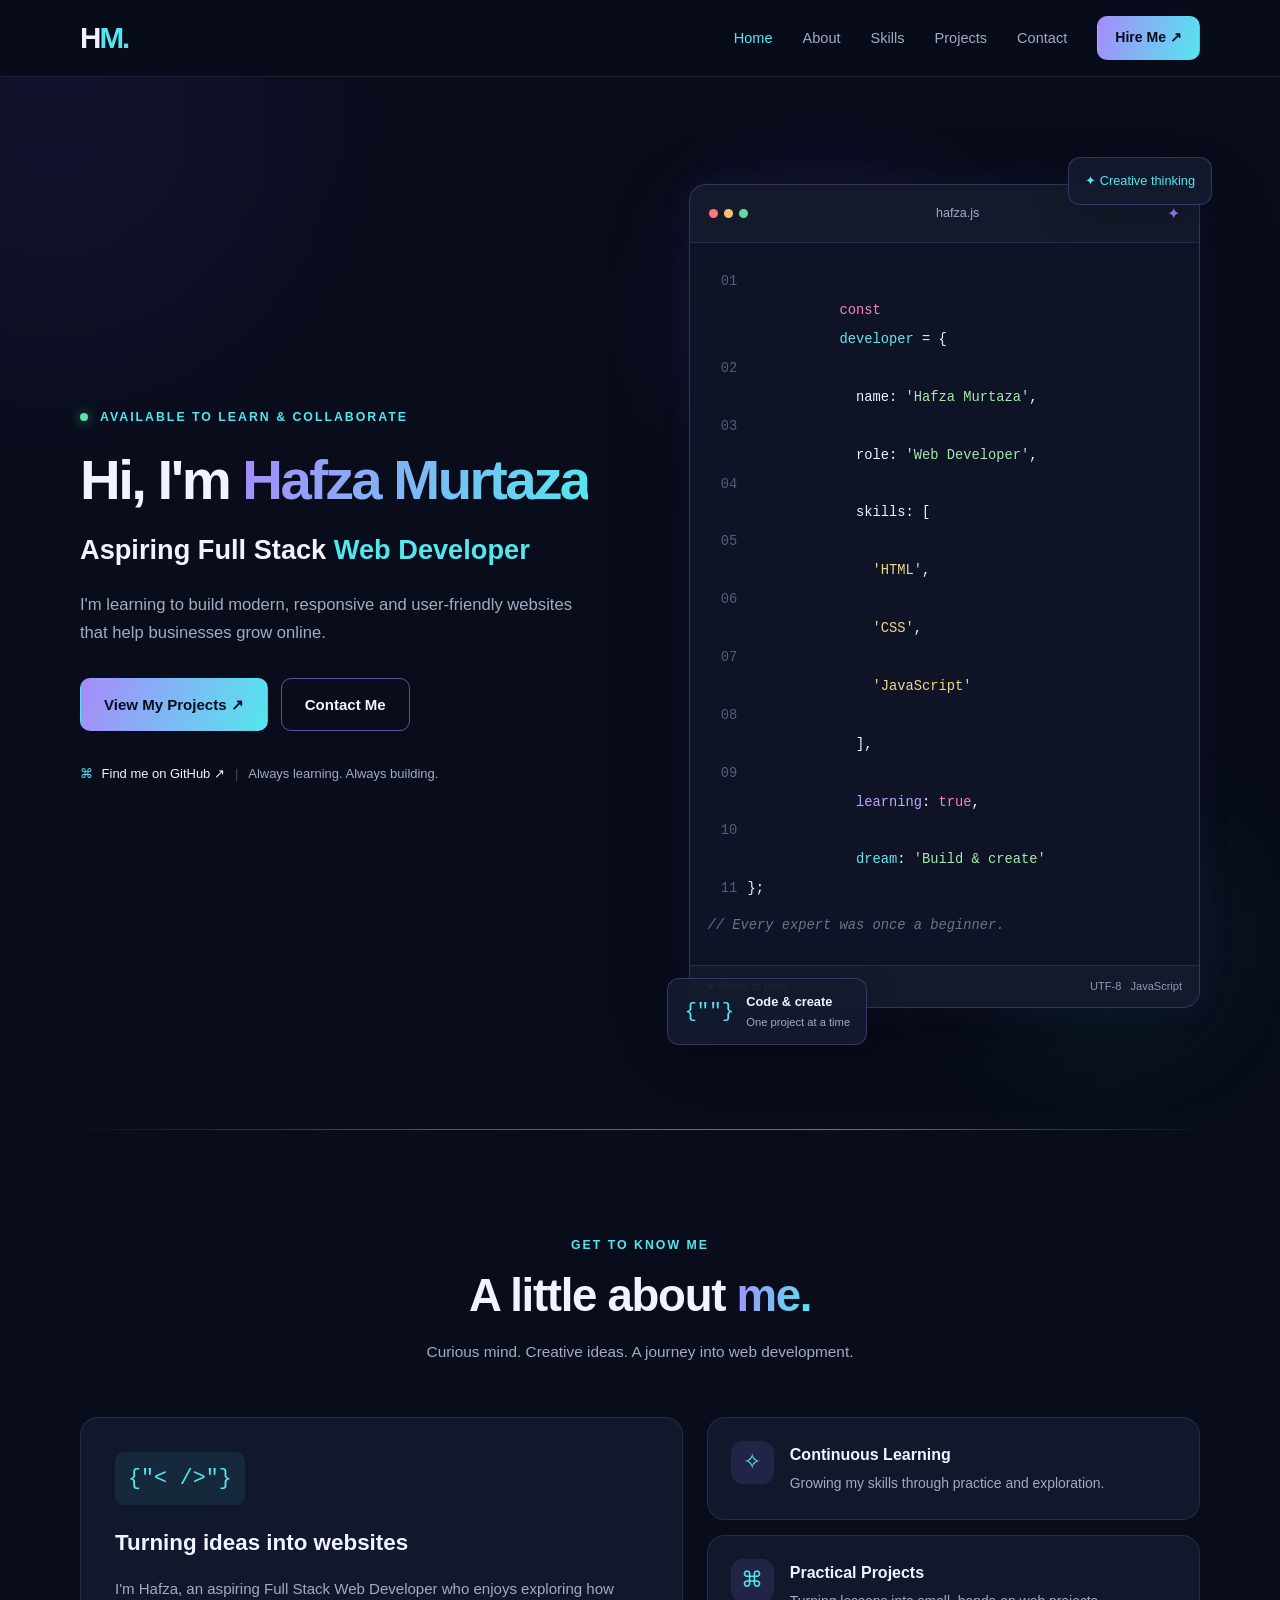
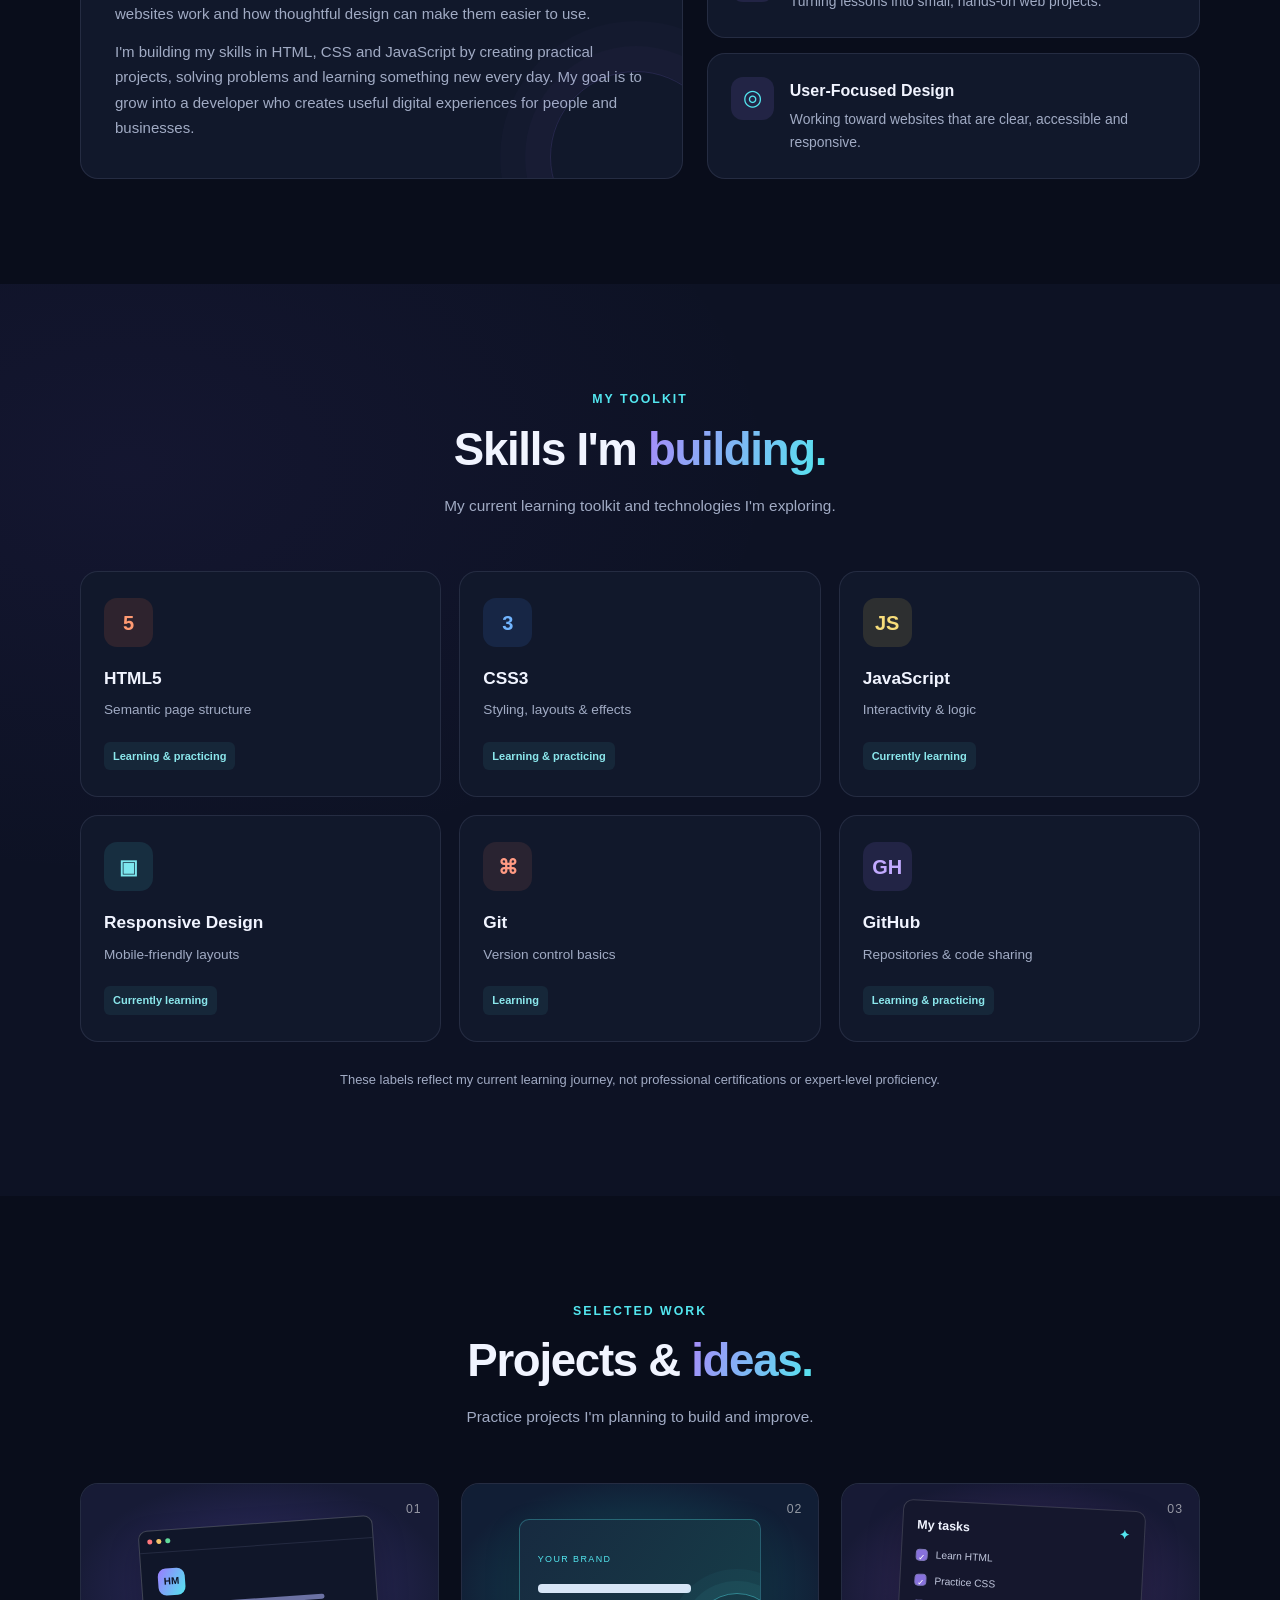
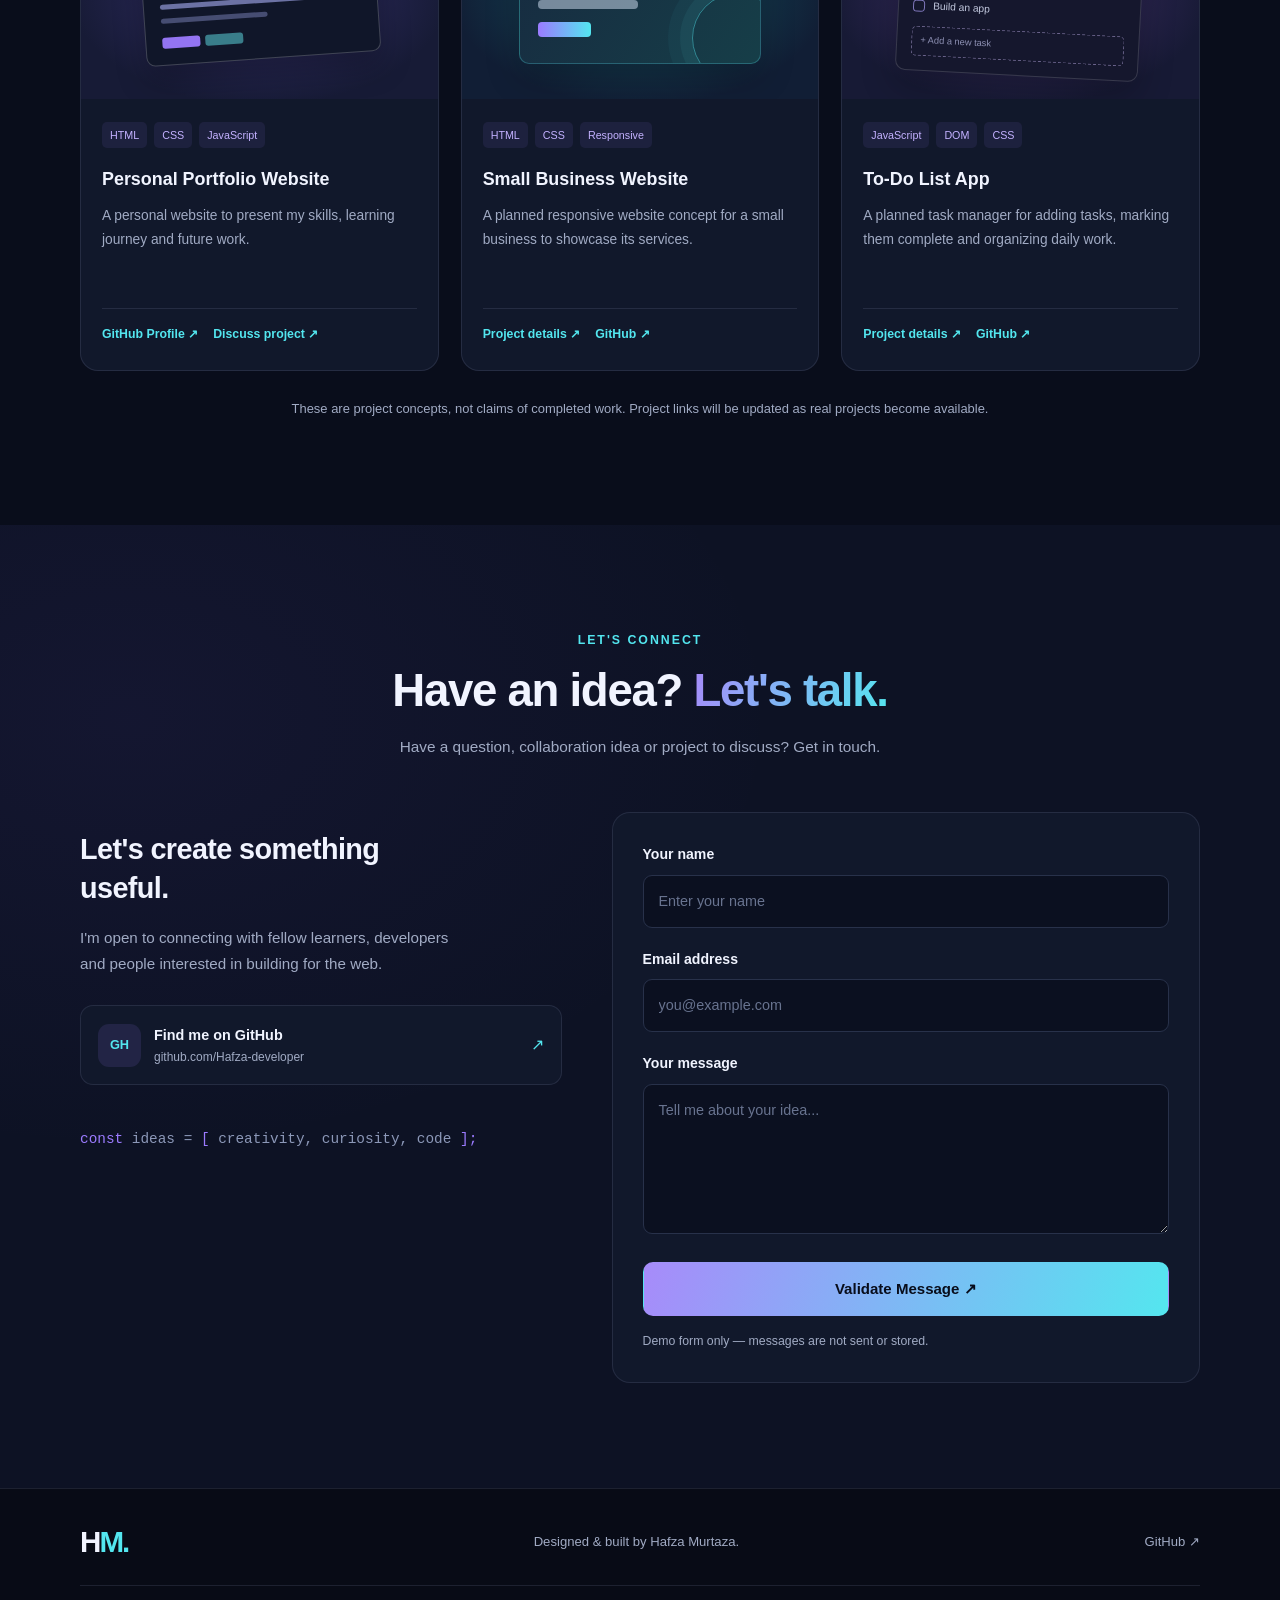
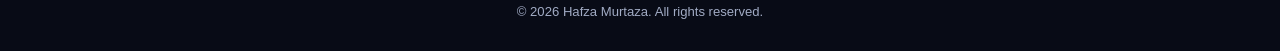
<file: index.html>
<!DOCTYPE html>
<html lang="en">
<head>
  <meta charset="UTF-8">
  <meta name="viewport" content="width=device-width, initial-scale=1.0">
  <meta name="description" content="Hafza Murtaza's portfolio as an aspiring Full Stack Web Developer.">
  <meta name="theme-color" content="#090d1b">
  <title>Hafza Murtaza | Web Developer</title>
  <link rel="stylesheet" href="Style.css">
  <script src="Script.js" defer></script>
</head>
<body>
  <!-- Navigation -->
  <header class="header">
    <nav class="navbar container" aria-label="Main navigation">
      <a href="#home" class="logo">H<span>M.</span></a>

      <button class="menu-toggle" id="menu-toggle"
        aria-label="Open navigation menu"
        aria-expanded="false" aria-controls="nav-links">
        <span></span><span></span><span></span>
      </button>

      <ul class="nav-links" id="nav-links">
        <li><a href="#home">Home</a></li>
        <li><a href="#about">About</a></li>
        <li><a href="#skills">Skills</a></li>
        <li><a href="#projects">Projects</a></li>
        <li><a href="#contact">Contact</a></li>
        <li><a href="#contact" class="btn btn-small">Hire Me ↗</a></li>
      </ul>
    </nav>
  </header>

  <main>
    <!-- Hero -->
    <section class="hero section" id="home">
      <div class="container hero-grid">
        <div class="hero-content">
          <p class="eyebrow"><span class="status-dot"></span>
            AVAILABLE TO LEARN & COLLABORATE</p>

          <h1>Hi, I'm <span class="gradient-text">Hafza Murtaza</span></h1>
          <h2>Aspiring Full Stack <span class="accent">Web Developer</span></h2>

          <p class="hero-description">
            I'm learning to build modern, responsive and user-friendly
            websites that help businesses grow online.
          </p>

          <div class="hero-buttons">
            <a href="#projects" class="btn">View My Projects ↗</a>
            <a href="#contact" class="btn btn-outline">Contact Me</a>
          </div>

          <div class="social-proof">
            <a href="https://github.com/Hafza-developer"
               target="_blank" rel="noopener noreferrer">
              <span class="github-mark">⌘</span> Find me on GitHub ↗
            </a>
            <span class="separator">|</span>
            <span>Always learning. Always building.</span>
          </div>
        </div>

        <!-- CSS coding illustration: no image download needed -->
        <div class="hero-visual" aria-label="Decorative code editor illustration">
          <div class="glow glow-one"></div>
          <div class="glow glow-two"></div>

          <div class="code-window">
            <div class="window-top">
              <div class="window-dots">
                <span></span><span></span><span></span>
              </div>
              <span class="file-name">hafza.js</span>
              <span class="window-symbol">✦</span>
            </div>

            <div class="code-body" aria-hidden="true">
              <p><span class="line-number">01</span>
                <span class="pink">const</span>
                <span class="cyan">developer</span> = {</p>
              <p><span class="line-number">02</span>
                &nbsp;&nbsp;name: <span class="green">'Hafza Murtaza'</span>,</p>
              <p><span class="line-number">03</span>
                &nbsp;&nbsp;role: <span class="green">'Web Developer'</span>,</p>
              <p><span class="line-number">04</span>
                &nbsp;&nbsp;skills: [</p>
              <p><span class="line-number">05</span>
                &nbsp;&nbsp;&nbsp;&nbsp;<span class="yellow">'HTML'</span>,</p>
              <p><span class="line-number">06</span>
                &nbsp;&nbsp;&nbsp;&nbsp;<span class="yellow">'CSS'</span>,</p>
              <p><span class="line-number">07</span>
                &nbsp;&nbsp;&nbsp;&nbsp;<span class="yellow">'JavaScript'</span></p>
              <p><span class="line-number">08</span>
                &nbsp;&nbsp;],</p>
              <p><span class="line-number">09</span>
                &nbsp;&nbsp;<span class="purple">learning</span>: <span class="pink">true</span>,</p>
              <p><span class="line-number">10</span>
                &nbsp;&nbsp;<span class="cyan">dream</span>: <span class="green">'Build & create'</span></p>
              <p><span class="line-number">11</span>};</p>
              <p class="code-comment">// Every expert was once a beginner.</p>
            </div>
            <div class="window-bottom">
              <span>● Ready to build</span>
              <span>UTF-8 &nbsp; JavaScript</span>
            </div>
          </div>

          <div class="floating-badge badge-top">✦ Creative thinking</div>
          <div class="floating-badge badge-bottom">
            <span class="badge-icon">{"</>"}</span>
            <span><strong>Code & create</strong><small>One project at a time</small></span>
          </div>
        </div>
      </div>
      <div class="hero-bottom-line"></div>
    </section>

    <!-- About -->
    <section class="section" id="about">
      <div class="container">
        <div class="section-heading">
          <p class="eyebrow">GET TO KNOW ME</p>
          <h2>A little about <span class="gradient-text">me.</span></h2>
          <p>Curious mind. Creative ideas. A journey into web development.</p>
        </div>

        <div class="about-grid">
          <div class="about-card about-intro">
            <span class="big-symbol">{"< />"}</span>
            <h3>Turning ideas into websites</h3>
            <p>
              I'm Hafza, an aspiring Full Stack Web Developer who enjoys
              exploring how websites work and how thoughtful design can
              make them easier to use.
            </p>
            <p>
              I'm building my skills in HTML, CSS and JavaScript by
              creating practical projects, solving problems and learning
              something new every day. My goal is to grow into a developer
              who creates useful digital experiences for people and businesses.
            </p>
          </div>

          <div class="about-highlights">
            <article class="highlight-card">
              <span class="highlight-icon">✧</span>
              <div>
                <h3>Continuous Learning</h3>
                <p>Growing my skills through practice and exploration.</p>
              </div>
            </article>
            <article class="highlight-card">
              <span class="highlight-icon">⌘</span>
              <div>
                <h3>Practical Projects</h3>
                <p>Turning lessons into small, hands-on web projects.</p>
              </div>
            </article>
            <article class="highlight-card">
              <span class="highlight-icon">◎</span>
              <div>
                <h3>User-Focused Design</h3>
                <p>Working toward websites that are clear, accessible and responsive.</p>
              </div>
            </article>
          </div>
        </div>
      </div>
    </section>

    <!-- Skills -->
    <section class="section section-alt" id="skills">
      <div class="container">
        <div class="section-heading">
          <p class="eyebrow">MY TOOLKIT</p>
          <h2>Skills I'm <span class="gradient-text">building.</span></h2>
          <p>My current learning toolkit and technologies I'm exploring.</p>
        </div>

        <div class="skills-grid">
          <article class="skill-card">
            <span class="skill-symbol html-symbol">5</span>
            <h3>HTML5</h3>
            <p>Semantic page structure</p>
            <span class="skill-status">Learning & practicing</span>
          </article>
          <article class="skill-card">
            <span class="skill-symbol css-symbol">3</span>
            <h3>CSS3</h3>
            <p>Styling, layouts & effects</p>
            <span class="skill-status">Learning & practicing</span>
          </article>
          <article class="skill-card">
            <span class="skill-symbol js-symbol">JS</span>
            <h3>JavaScript</h3>
            <p>Interactivity & logic</p>
            <span class="skill-status">Currently learning</span>
          </article>
          <article class="skill-card">
            <span class="skill-symbol responsive-symbol">▣</span>
            <h3>Responsive Design</h3>
            <p>Mobile-friendly layouts</p>
            <span class="skill-status">Currently learning</span>
          </article>
          <article class="skill-card">
            <span class="skill-symbol git-symbol">⌘</span>
            <h3>Git</h3>
            <p>Version control basics</p>
            <span class="skill-status">Learning</span>
          </article>
          <article class="skill-card">
            <span class="skill-symbol github-symbol">GH</span>
            <h3>GitHub</h3>
            <p>Repositories & code sharing</p>
            <span class="skill-status">Learning & practicing</span>
          </article>
        </div>
        <p class="skills-note">These labels reflect my current learning journey,
          not professional certifications or expert-level proficiency.</p>
      </div>
    </section>

    <!-- Projects -->
    <section class="section" id="projects">
      <div class="container">
        <div class="section-heading">
          <p class="eyebrow">SELECTED WORK</p>
          <h2>Projects & <span class="gradient-text">ideas.</span></h2>
          <p>Practice projects I'm planning to build and improve.</p>
        </div>

        <div class="projects-grid">
          <article class="project-card">
            <div class="project-art art-portfolio">
              <div class="mini-browser">
                <div class="mini-top"><span></span><span></span><span></span></div>
                <div class="mini-content">
                  <div class="mini-avatar">HM</div>
                  <div class="mini-line line-wide"></div>
                  <div class="mini-line line-short"></div>
                  <div class="mini-pills"><i></i><i></i></div>
                </div>
              </div>
              <span class="project-number">01</span>
            </div>
            <div class="project-info">
              <div class="project-tags"><span>HTML</span><span>CSS</span><span>JavaScript</span></div>
              <h3>Personal Portfolio Website</h3>
              <p>A personal website to present my skills, learning journey and future work.</p>
              <div class="project-links">
                <a href="https://github.com/Hafza-developer"
                   target="_blank" rel="noopener noreferrer">GitHub Profile ↗</a>
                <a href="#contact">Discuss project ↗</a>
              </div>
            </div>
          </article>

          <article class="project-card">
            <div class="project-art art-business">
              <div class="business-mock">
                <span class="mock-label">YOUR BRAND</span>
                <div class="mock-heading"></div>
                <div class="mock-heading mock-short"></div>
                <div class="mock-button"></div>
                <div class="mock-orb"></div>
              </div>
              <span class="project-number">02</span>
            </div>
            <div class="project-info">
              <div class="project-tags"><span>HTML</span><span>CSS</span><span>Responsive</span></div>
              <h3>Small Business Website</h3>
              <p>A planned responsive website concept for a small business to showcase its services.</p>
              <div class="project-links">
                <a href="#contact">Project details ↗</a>
                <a href="https://github.com/Hafza-developer"
                   target="_blank" rel="noopener noreferrer">GitHub ↗</a>
              </div>
            </div>
          </article>

          <article class="project-card">
            <div class="project-art art-todo">
              <div class="todo-mock">
                <h4>My tasks<span>✦</span></h4>
                <div class="todo-row"><i>✓</i><span>Learn HTML</span></div>
                <div class="todo-row"><i>✓</i><span>Practice CSS</span></div>
                <div class="todo-row"><i></i><span>Build an app</span></div>
                <div class="todo-input">+ Add a new task</div>
              </div>
              <span class="project-number">03</span>
            </div>
            <div class="project-info">
              <div class="project-tags"><span>JavaScript</span><span>DOM</span><span>CSS</span></div>
              <h3>To-Do List App</h3>
              <p>A planned task manager for adding tasks, marking them complete and organizing daily work.</p>
              <div class="project-links">
                <a href="#contact">Project details ↗</a>
                <a href="https://github.com/Hafza-developer"
                   target="_blank" rel="noopener noreferrer">GitHub ↗</a>
              </div>
            </div>
          </article>
        </div>
        <p class="projects-note">
          These are project concepts, not claims of completed work.
          Project links will be updated as real projects become available.
        </p>
      </div>
    </section>

    <!-- Contact -->
    <section class="section section-alt" id="contact">
      <div class="container">
        <div class="section-heading">
          <p class="eyebrow">LET'S CONNECT</p>
          <h2>Have an idea? <span class="gradient-text">Let's talk.</span></h2>
          <p>Have a question, collaboration idea or project to discuss? Get in touch.</p>
        </div>

        <div class="contact-grid">
          <div class="contact-copy">
            <h3>Let's create something useful.</h3>
            <p>I'm open to connecting with fellow learners, developers and people
              interested in building for the web.</p>

            <a class="github-card" href="https://github.com/Hafza-developer"
               target="_blank" rel="noopener noreferrer">
              <span class="github-card-icon">GH</span>
              <span><strong>Find me on GitHub</strong>
                <small>github.com/Hafza-developer</small></span>
              <span class="github-arrow">↗</span>
            </a>

            <div class="contact-decoration" aria-hidden="true">
              <span>const</span> ideas = <span>[</span> creativity,
              curiosity, code <span>];</span>
            </div>
          </div>

          <form class="contact-form" id="contact-form">
            <div class="form-group">
              <label for="name">Your name</label>
              <input id="name" name="name" type="text"
                placeholder="Enter your name" required minlength="2"
                autocomplete="name">
            </div>
            <div class="form-group">
              <label for="email">Email address</label>
              <input id="email" name="email" type="email"
                placeholder="you@example.com" required autocomplete="email">
            </div>
            <div class="form-group">
              <label for="message">Your message</label>
              <textarea id="message" name="message" rows="5"
                placeholder="Tell me about your idea..." required minlength="10"></textarea>
            </div>
            <button type="submit" class="btn form-submit">Validate Message ↗</button>
            <p class="form-note" id="form-status" role="status" aria-live="polite">
              Demo form only — messages are not sent or stored.
            </p>
          </form>
        </div>
      </div>
    </section>
  </main>

  <!-- Footer -->
  <footer class="footer">
    <div class="container footer-inner">
      <a href="#home" class="logo">H<span>M.</span></a>
      <p>Designed & built by Hafza Murtaza.</p>
      <a href="https://github.com/Hafza-developer"
         target="_blank" rel="noopener noreferrer">GitHub ↗</a>
      <p class="copyright">© <span id="year"></span> Hafza Murtaza. All rights reserved.</p>
    </div>
  </footer>

  <a href="#home" class="back-to-top" aria-label="Back to top">↑</a>
</body>
</html>
</file>
<file: Style.css>
:root {
  --bg: #090d1b;
  --bg-alt: #0d1224;
  --card: #11182b;
  --card-light: #151d33;
  --text: #f1f4ff;
  --muted: #a1abc4;
  --purple: #9b7bff;
  --cyan: #53e6ef;
  --border: rgba(166, 180, 220, 0.13);
  --gradient: linear-gradient(110deg, #a78bfa, #54e6ef);
  --radius: 18px;
}

* {
  margin: 0;
  padding: 0;
  box-sizing: border-box;
}

html {
  scroll-behavior: smooth;
  scroll-padding-top: 90px;
}

body {
  background: var(--bg);
  color: var(--text);
  font-family: Inter, "Segoe UI", Arial, sans-serif;
  line-height: 1.7;
  overflow-x: hidden;
}

body, input, textarea, button {
  font-family: Inter, "Segoe UI", Arial, sans-serif;
}

a {
  color: inherit;
  text-decoration: none;
}

button, input, textarea {
  font: inherit;
}

button, a {
  -webkit-tap-highlight-color: transparent;
}

button:focus-visible, a:focus-visible,
input:focus-visible, textarea:focus-visible {
  outline: 2px solid var(--cyan);
  outline-offset: 4px;
}

::selection {
  background: rgba(155, 123, 255, 0.45);
  color: white;
}

.container {
  width: min(1120px, 90%);
  margin-inline: auto;
}

.section {
  padding: 105px 0;
  scroll-margin-top: 70px;
}

.section-alt {
  background:
    radial-gradient(ellipse at 10% 20%, rgba(113, 77, 212, 0.07), transparent 40%),
    var(--bg-alt);
}

.gradient-text {
  background: var(--gradient);
  background-clip: text;
  -webkit-background-clip: text;
  color: transparent;
}

.accent {
  color: var(--cyan);
}

/* Navigation */

.header {
  position: sticky;
  top: 0;
  z-index: 100;
  background: rgba(9, 13, 27, 0.88);
  backdrop-filter: blur(18px);
  border-bottom: 1px solid var(--border);
}

.navbar {
  min-height: 76px;
  display: flex;
  align-items: center;
  justify-content: space-between;
}

.logo {
  font-size: 1.85rem;
  font-weight: 850;
  letter-spacing: -2px;
}

.logo span {
  color: var(--cyan);
}

.nav-links {
  display: flex;
  align-items: center;
  gap: 30px;
  list-style: none;
}

.nav-links a:not(.btn) {
  color: var(--muted);
  font-size: 0.91rem;
  transition: color 0.25s ease;
}

.nav-links a:not(.btn):hover,
.nav-links a.active {
  color: var(--cyan);
}

.menu-toggle {
  display: none;
  background: transparent;
  border: 0;
  cursor: pointer;
}

.btn {
  display: inline-flex;
  align-items: center;
  justify-content: center;
  gap: 9px;
  padding: 13px 23px;
  border: 1px solid transparent;
  border-radius: 10px;
  background: var(--gradient);
  color: #080d1b;
  font-weight: 750;
  font-size: 0.94rem;
  transition: transform 0.25s ease, box-shadow 0.25s ease;
  cursor: pointer;
}

.btn:hover {
  transform: translateY(-3px);
  box-shadow: 0 8px 30px rgba(103, 153, 255, 0.23);
}

.btn-small {
  padding: 9px 17px;
  font-size: 0.88rem;
}

.btn-outline {
  background: transparent;
  color: var(--text);
  border-color: rgba(155, 123, 255, 0.6);
}

.btn-outline:hover {
  border-color: var(--cyan);
  background: rgba(83, 230, 239, 0.06);
}

/* Hero */

.hero {
  min-height: 650px;
  display: flex;
  align-items: center;
  position: relative;
  overflow: hidden;
  padding: 85px 0 100px;
}

.hero::before {
  content: "";
  position: absolute;
  top: -180px;
  left: -170px;
  width: 450px;
  height: 450px;
  background: rgba(117, 78, 245, 0.09);
  filter: blur(100px);
  border-radius: 50%;
  pointer-events: none;
}

.hero-grid {
  display: grid;
  grid-template-columns: 1.05fr 0.95fr;
  align-items: center;
  gap: 45px;
  position: relative;
}

.eyebrow {
  color: var(--cyan);
  font-size: 0.77rem;
  font-weight: 800;
  letter-spacing: 2px;
  margin-bottom: 20px;
}

.status-dot {
  display: inline-block;
  width: 8px;
  height: 8px;
  margin-right: 7px;
  border-radius: 50%;
  background: #55e6a5;
  box-shadow: 0 0 12px rgba(85, 230, 165, 0.65);
}

.hero h1 {
  font-size: clamp(2.65rem, 4.4vw, 4.2rem);
  line-height: 1.13;
  letter-spacing: -2.5px;
  margin-bottom: 19px;
}

.hero h2 {
  font-size: clamp(1.2rem, 2.2vw, 1.7rem);
  font-weight: 600;
  line-height: 1.5;
  margin-bottom: 20px;
}

.hero-description {
  color: var(--muted);
  font-size: 1.04rem;
  max-width: 520px;
  margin-bottom: 30px;
}

.hero-buttons {
  display: flex;
  flex-wrap: wrap;
  gap: 13px;
}

.social-proof {
  display: flex;
  align-items: center;
  flex-wrap: wrap;
  gap: 10px;
  margin-top: 32px;
  color: var(--muted);
  font-size: 0.81rem;
}

.social-proof a {
  color: var(--text);
  transition: color 0.2s;
}

.social-proof a:hover {
  color: var(--cyan);
}

.github-mark {
  color: var(--cyan);
  margin-right: 5px;
}

.separator {
  color: #414a63;
}

/* Coding illustration */

.hero-visual {
  position: relative;
  padding: 22px 0;
  min-width: 0;
}

.glow {
  position: absolute;
  border-radius: 50%;
  filter: blur(65px);
  pointer-events: none;
}

.glow-one {
  width: 220px;
  height: 220px;
  background: rgba(122, 75, 255, 0.22);
  top: 5%;
  left: 5%;
}

.glow-two {
  width: 180px;
  height: 180px;
  background: rgba(47, 218, 231, 0.13);
  bottom: 0;
  right: 0;
}

.code-window {
  position: relative;
  z-index: 1;
  overflow: hidden;
  background: #0e1426;
  border: 1px solid rgba(166, 180, 220, 0.23);
  border-radius: 17px;
  box-shadow: 0 25px 80px rgba(0, 0, 0, 0.3),
              0 0 35px rgba(120, 88, 255, 0.09);
  animation: float 6s ease-in-out infinite;
}

.window-top {
  display: flex;
  align-items: center;
  justify-content: space-between;
  padding: 15px 19px;
  background: rgba(255, 255, 255, 0.025);
  border-bottom: 1px solid var(--border);
}

.window-dots {
  display: flex;
  gap: 6px;
}

.window-dots span,
.mini-top span {
  width: 9px;
  height: 9px;
  border-radius: 50%;
  background: #ff777c;
}

.window-dots span:nth-child(2),
.mini-top span:nth-child(2) {
  background: #f4c56a;
}

.window-dots span:nth-child(3),
.mini-top span:nth-child(3) {
  background: #62db9b;
}

.file-name {
  color: var(--muted);
  font-size: 0.79rem;
}

.window-symbol {
  color: var(--purple);
}

.code-body {
  padding: 25px 17px 24px;
  overflow-x: auto;
}

.code-body p {
  white-space: pre;
  font-family: Consolas, "Courier New", monospace;
  font-size: clamp(0.67rem, 1.15vw, 0.86rem);
  line-height: 2.1;
}

.line-number {
  display: inline-block;
  width: 30px;
  margin-right: 10px;
  color: #515d79;
  text-align: right;
}

.pink { color: #ff83b6; }
.cyan { color: #66e5ee; }
.green { color: #a6e8ad; }
.yellow { color: #f1d78a; }
.purple { color: #c3a6ff; }

.code-comment {
  color: #66758e;
  font-style: italic;
  margin-top: 8px;
}

.window-bottom {
  display: flex;
  justify-content: space-between;
  gap: 10px;
  padding: 11px 17px;
  background: rgba(255, 255, 255, 0.025);
  border-top: 1px solid var(--border);
  color: #8b9ab8;
  font-size: 0.69rem;
}

.window-bottom span:first-child {
  color: #80e9bb;
}

.floating-badge {
  position: absolute;
  z-index: 2;
  padding: 12px 16px;
  border-radius: 12px;
  background: rgba(19, 27, 47, 0.95);
  border: 1px solid rgba(155, 123, 255, 0.28);
  box-shadow: 0 12px 35px rgba(0, 0, 0, 0.2);
  font-size: 0.8rem;
}

.badge-top {
  top: -5px;
  right: -12px;
  color: var(--cyan);
  animation: float 5s ease-in-out infinite;
}

.badge-bottom {
  bottom: -15px;
  left: -22px;
  display: flex;
  align-items: center;
  gap: 12px;
  animation: float 6s ease-in-out infinite reverse;
}

.badge-icon {
  font-family: Consolas, monospace;
  font-size: 1.3rem;
  color: var(--cyan);
}

.badge-bottom strong,
.badge-bottom small {
  display: block;
}

.badge-bottom small {
  color: var(--muted);
  font-size: 0.7rem;
}

.hero-bottom-line {
  position: absolute;
  bottom: 0;
  left: 5%;
  width: 90%;
  height: 1px;
  background: linear-gradient(90deg, transparent, #5945a3, #368d9b, transparent);
}

@keyframes float {
  0%, 100% { transform: translateY(0); }
  50% { transform: translateY(-9px); }
}

/* Section headings */

.section-heading {
  max-width: 660px;
  margin: 0 auto 52px;
  text-align: center;
}

.section-heading .eyebrow {
  margin-bottom: 12px;
}

.section-heading h2 {
  font-size: clamp(2rem, 3.7vw, 2.85rem);
  line-height: 1.25;
  letter-spacing: -1.3px;
  margin-bottom: 14px;
}

.section-heading > p:last-child {
  color: var(--muted);
  font-size: 0.96rem;
}

/* About */

.about-grid {
  display: grid;
  grid-template-columns: 1.1fr 0.9fr;
  gap: 24px;
}

.about-card,
.highlight-card,
.skill-card,
.project-card,
.contact-form {
  border: 1px solid var(--border);
  background: var(--card);
  border-radius: var(--radius);
}

.about-intro {
  padding: 34px;
  position: relative;
  overflow: hidden;
}

.about-intro::after {
  content: "";
  position: absolute;
  right: -40px;
  bottom: -65px;
  width: 170px;
  height: 170px;
  border-radius: 50%;
  border: 1px solid rgba(155, 123, 255, 0.15);
  box-shadow: 0 0 0 25px rgba(155, 123, 255, 0.025),
              0 0 0 50px rgba(155, 123, 255, 0.02);
}

.big-symbol {
  display: inline-block;
  margin-bottom: 19px;
  padding: 8px 13px;
  border-radius: 9px;
  color: var(--cyan);
  background: rgba(83, 230, 239, 0.08);
  font-family: Consolas, monospace;
  font-size: 1.35rem;
}

.about-intro h3 {
  font-size: 1.4rem;
  margin-bottom: 14px;
}

.about-intro p {
  color: var(--muted);
  font-size: 0.94rem;
  margin-top: 12px;
}

.about-highlights {
  display: grid;
  gap: 15px;
}

.highlight-card {
  display: flex;
  align-items: flex-start;
  gap: 16px;
  padding: 23px;
  transition: border-color 0.25s, transform 0.25s;
}

.highlight-card:hover {
  transform: translateX(4px);
  border-color: rgba(83, 230, 239, 0.35);
}

.highlight-icon {
  flex-shrink: 0;
  display: grid;
  place-items: center;
  width: 43px;
  height: 43px;
  border-radius: 12px;
  background: rgba(155, 123, 255, 0.12);
  color: var(--cyan);
  font-size: 1.35rem;
}

.highlight-card h3 {
  font-size: 1rem;
  margin-bottom: 4px;
}

.highlight-card p {
  color: var(--muted);
  font-size: 0.87rem;
}

/* Skills */

.skills-grid {
  display: grid;
  grid-template-columns: repeat(3, minmax(0, 1fr));
  gap: 18px;
}

.skill-card {
  padding: 26px 23px;
  transition: transform 0.25s, border-color 0.25s,
              box-shadow 0.25s;
}

.skill-card:hover {
  transform: translateY(-6px);
  border-color: rgba(155, 123, 255, 0.5);
  box-shadow: 0 15px 35px rgba(0, 0, 0, 0.16);
}

.skill-symbol {
  display: grid;
  place-items: center;
  width: 49px;
  height: 49px;
  border-radius: 13px;
  margin-bottom: 17px;
  font-size: 1.25rem;
  font-weight: 850;
}

.html-symbol { color: #ff9a72; background: rgba(255, 112, 70, 0.12); }
.css-symbol { color: #72b5ff; background: rgba(65, 142, 255, 0.12); }
.js-symbol { color: #f7dd7a; background: rgba(244, 211, 85, 0.12); }
.responsive-symbol { color: #7de7ee; background: rgba(83, 230, 239, 0.10); }
.git-symbol { color: #ff9a83; background: rgba(255, 126, 96, 0.10); }
.github-symbol { color: #c2aaff; background: rgba(155, 123, 255, 0.12); }

.skill-card h3 {
  font-size: 1.08rem;
  margin-bottom: 5px;
}

.skill-card p {
  color: var(--muted);
  font-size: 0.85rem;
  margin-bottom: 19px;
}

.skill-status {
  display: inline-block;
  padding: 5px 9px;
  border-radius: 6px;
  background: rgba(83, 230, 239, 0.07);
  color: #8be7ec;
  font-size: 0.69rem;
  font-weight: 650;
}

.skills-note,
.projects-note {
  color: var(--muted);
  font-size: 0.81rem;
  text-align: center;
  margin-top: 27px;
}

/* Projects */

.projects-grid {
  display: grid;
  grid-template-columns: repeat(3, minmax(0, 1fr));
  gap: 22px;
}

.project-card {
  overflow: hidden;
  transition: transform 0.3s ease, border-color 0.3s ease;
}

.project-card:hover {
  transform: translateY(-7px);
  border-color: rgba(83, 230, 239, 0.34);
}

.project-art {
  min-height: 215px;
  position: relative;
  display: grid;
  place-items: center;
  overflow: hidden;
}

.art-portfolio {
  background: radial-gradient(ellipse at center, #35306e, #171b36 75%);
}

.art-business {
  background: radial-gradient(ellipse at center, #145260, #111e35 75%);
}

.art-todo {
  background: radial-gradient(ellipse at center, #43316f, #171a35 75%);
}

.project-number {
  position: absolute;
  top: 15px;
  right: 16px;
  color: rgba(255, 255, 255, 0.55);
  font-size: 0.77rem;
  letter-spacing: 1px;
}

.mini-browser {
  width: 66%;
  min-width: 155px;
  border-radius: 9px;
  background: #101629;
  border: 1px solid rgba(255, 255, 255, 0.2);
  box-shadow: 0 15px 30px rgba(0, 0, 0, 0.25);
  overflow: hidden;
  transform: rotate(-4deg);
  transition: transform 0.3s;
}

.project-card:hover .mini-browser {
  transform: rotate(0) scale(1.04);
}

.mini-top {
  display: flex;
  gap: 4px;
  padding: 8px;
  border-bottom: 1px solid var(--border);
}

.mini-top span {
  width: 5px;
  height: 5px;
}

.mini-content {
  padding: 16px;
  display: grid;
  justify-items: start;
  gap: 9px;
}

.mini-avatar {
  width: 27px;
  height: 27px;
  display: grid;
  place-items: center;
  background: linear-gradient(120deg, #9b7bff, #53e6ef);
  color: #101629;
  border-radius: 8px;
  font-size: 0.62rem;
  font-weight: 800;
}

.mini-line {
  height: 5px;
  border-radius: 8px;
  background: #6c72a4;
}

.line-wide { width: 82%; }
.line-short { width: 53%; opacity: 0.6; }

.mini-pills {
  display: flex;
  gap: 5px;
  margin-top: 5px;
}

.mini-pills i {
  width: 38px;
  height: 11px;
  border-radius: 3px;
  background: #9374f2;
}

.mini-pills i:last-child {
  background: #397d8a;
}

.business-mock {
  position: relative;
  width: 68%;
  height: 145px;
  padding: 23px 18px;
  border-radius: 10px;
  background: linear-gradient(125deg, #172a40, #163e48);
  border: 1px solid rgba(83, 230, 239, 0.28);
  overflow: hidden;
  box-shadow: 0 15px 35px rgba(0, 0, 0, 0.2);
  transition: transform 0.3s;
}

.project-card:hover .business-mock {
  transform: scale(1.04);
}

.mock-label {
  font-size: 0.56rem;
  color: var(--cyan);
  letter-spacing: 1.4px;
}

.mock-heading {
  width: 75%;
  height: 9px;
  margin-top: 14px;
  border-radius: 4px;
  background: #d7e6f7;
}

.mock-short {
  width: 49%;
  margin-top: 7px;
  opacity: 0.5;
}

.mock-button {
  width: 53px;
  height: 15px;
  margin-top: 13px;
  border-radius: 4px;
  background: linear-gradient(90deg, #9b7bff, #53e6ef);
}

.mock-orb {
  position: absolute;
  width: 90px;
  height: 90px;
  right: -22px;
  bottom: -20px;
  border: 1px solid rgba(83, 230, 239, 0.45);
  border-radius: 50%;
  box-shadow: 0 0 0 12px rgba(83, 230, 239, 0.06),
              0 0 0 24px rgba(83, 230, 239, 0.04);
}

.todo-mock {
  width: 68%;
  min-width: 160px;
  padding: 14px;
  border: 1px solid rgba(255, 255, 255, 0.15);
  border-radius: 10px;
  background: #15172d;
  box-shadow: 0 15px 35px rgba(0, 0, 0, 0.24);
  transform: rotate(3deg);
  transition: transform 0.3s;
}

.project-card:hover .todo-mock {
  transform: rotate(0) scale(1.04);
}

.todo-mock h4 {
  display: flex;
  justify-content: space-between;
  margin-bottom: 10px;
  font-size: 0.78rem;
}

.todo-mock h4 span {
  color: var(--cyan);
}

.todo-row {
  display: flex;
  align-items: center;
  gap: 8px;
  margin: 8px 0;
  font-size: 0.64rem;
  color: #c2c8de;
}

.todo-row i {
  display: grid;
  place-items: center;
  width: 12px;
  height: 12px;
  border: 1px solid #7e76ba;
  border-radius: 4px;
  font-size: 0.53rem;
  font-style: normal;
}

.todo-row:nth-of-type(1) i,
.todo-row:nth-of-type(2) i {
  background: #8871dd;
  color: white;
}

.todo-input {
  padding: 6px 8px;
  border: 1px dashed #6b648c;
  border-radius: 5px;
  color: #8e91b4;
  font-size: 0.58rem;
  margin-top: 12px;
}

.project-info {
  padding: 23px 21px 25px;
}

.project-tags {
  display: flex;
  flex-wrap: wrap;
  gap: 7px;
  margin-bottom: 16px;
}

.project-tags span {
  padding: 4px 8px;
  background: rgba(155, 123, 255, 0.09);
  border-radius: 5px;
  color: #c3b1ff;
  font-size: 0.67rem;
}

.project-info h3 {
  font-size: 1.12rem;
  margin-bottom: 10px;
}

.project-info p {
  color: var(--muted);
  font-size: 0.86rem;
  min-height: 85px;
}

.project-links {
  display: flex;
  flex-wrap: wrap;
  gap: 15px;
  margin-top: 19px;
  padding-top: 15px;
  border-top: 1px solid var(--border);
}

.project-links a {
  color: var(--cyan);
  font-size: 0.77rem;
  font-weight: 650;
  transition: color 0.2s;
}

.project-links a:hover {
  color: var(--purple);
}

/* Contact */

.contact-grid {
  display: grid;
  grid-template-columns: 0.9fr 1.1fr;
  align-items: start;
  gap: 50px;
}

.contact-copy {
  padding-top: 18px;
}

.contact-copy h3 {
  max-width: 360px;
  font-size: 1.8rem;
  line-height: 1.35;
  letter-spacing: -0.6px;
  margin-bottom: 17px;
}

.contact-copy > p {
  color: var(--muted);
  font-size: 0.95rem;
  max-width: 390px;
  margin-bottom: 28px;
}

.github-card {
  display: flex;
  align-items: center;
  gap: 13px;
  padding: 17px;
  border: 1px solid var(--border);
  border-radius: 13px;
  background: var(--card);
  transition: border-color 0.25s, transform 0.25s;
}

.github-card:hover {
  border-color: var(--cyan);
  transform: translateY(-3px);
}

.github-card-icon {
  display: grid;
  place-items: center;
  flex-shrink: 0;
  width: 43px;
  height: 43px;
  border-radius: 11px;
  background: rgba(155, 123, 255, 0.12);
  color: var(--cyan);
  font-weight: 800;
  font-size: 0.8rem;
}

.github-card strong,
.github-card small {
  display: block;
}

.github-card strong {
  font-size: 0.9rem;
}

.github-card small {
  color: var(--muted);
  font-size: 0.75rem;
  overflow-wrap: anywhere;
}

.github-arrow {
  margin-left: auto;
  color: var(--cyan);
}

.contact-decoration {
  margin-top: 42px;
  color: #8c98b8;
  font-family: Consolas, monospace;
  font-size: 0.9rem;
  overflow-wrap: anywhere;
}

.contact-decoration span {
  color: var(--purple);
}

.contact-form {
  padding: 30px;
}

.form-group {
  margin-bottom: 20px;
}

.form-group label {
  display: block;
  margin-bottom: 8px;
  font-size: 0.88rem;
  font-weight: 650;
}

.form-group input,
.form-group textarea {
  width: 100%;
  padding: 13px 15px;
  color: var(--text);
  background: #0b1020;
  border: 1px solid #28314a;
  border-radius: 9px;
  outline: none;
  transition: border-color 0.2s, box-shadow 0.2s;
  font-size: 0.9rem;
}

.form-group input::placeholder,
.form-group textarea::placeholder {
  color: #68738f;
}

.form-group input:focus,
.form-group textarea:focus {
  border-color: var(--purple);
  box-shadow: 0 0 0 3px rgba(155, 123, 255, 0.1);
}

.form-group textarea {
  resize: vertical;
  min-height: 130px;
}

.form-submit {
  width: 100%;
}

.form-note {
  color: var(--muted);
  font-size: 0.77rem;
  margin-top: 15px;
  overflow-wrap: anywhere;
}

.form-note.success {
  color: #82e6b1;
}

.form-note.error {
  color: #ff9a9a;
}

/* Footer */

.footer {
  padding: 28px 0;
  background: #080b16;
  border-top: 1px solid var(--border);
}

.footer-inner {
  display: flex;
  align-items: center;
  flex-wrap: wrap;
  justify-content: space-between;
  gap: 18px;
}

.footer-inner > p,
.footer-inner > a:not(.logo) {
  color: var(--muted);
  font-size: 0.82rem;
}

.footer-inner > a:not(.logo):hover {
  color: var(--cyan);
}

.copyright {
  width: 100%;
  padding-top: 15px;
  text-align: center;
  border-top: 1px solid var(--border);
}

/* Back to top */

.back-to-top {
  position: fixed;
  bottom: 22px;
  right: 22px;
  z-index: 50;
  display: grid;
  place-items: center;
  width: 42px;
  height: 42px;
  border-radius: 12px;
  background: var(--card-light);
  border: 1px solid var(--border);
  color: var(--cyan);
  font-size: 1.25rem;
  opacity: 0;
  visibility: hidden;
  transform: translateY(8px);
  transition: opacity 0.25s, visibility 0.25s, transform 0.25s;
}

.back-to-top.visible {
  opacity: 1;
  visibility: visible;
  transform: translateY(0);
}

/* Responsive tablet */

@media (max-width: 900px) {
  .section {
    padding: 80px 0;
  }

  .hero-grid {
    grid-template-columns: 1fr;
    gap: 65px;
  }

  .hero-content {
    max-width: 690px;
  }

  .hero-visual {
    width: min(560px, 100%);
    margin-inline: auto;
  }

  .code-body p {
    font-size: 0.83rem;
  }

  .about-grid {
    grid-template-columns: 1fr;
  }

  .skills-grid {
    grid-template-columns: repeat(2, minmax(0, 1fr));
  }

  .projects-grid {
    grid-template-columns: repeat(2, minmax(0, 1fr));
  }

  .project-card:last-child {
    grid-column: 1 / -1;
    width: calc(50% - 11px);
  }

  .contact-grid {
    gap: 30px;
  }

  .nav-links {
    gap: 18px;
  }
}

/* Responsive mobile navigation */

@media (max-width: 680px) {
  .container {
    width: min(100% - 36px, 520px);
  }

  .navbar {
    min-height: 68px;
  }

  .menu-toggle {
    display: flex;
    flex-direction: column;
    justify-content: center;
    gap: 5px;
    width: 43px;
    height: 43px;
    padding: 10px;
    border: 1px solid var(--border);
    border-radius: 10px;
  }

  .menu-toggle span {
    display: block;
    width: 100%;
    height: 2px;
    background: var(--text);
    border-radius: 3px;
    transition: transform 0.25s, opacity 0.25s;
  }

  .menu-toggle[aria-expanded="true"] span:first-child {
    transform: translateY(7px) rotate(45deg);
  }

  .menu-toggle[aria-expanded="true"] span:nth-child(2) {
    opacity: 0;
  }

  .menu-toggle[aria-expanded="true"] span:last-child {
    transform: translateY(-7px) rotate(-45deg);
  }

  .nav-links {
    position: absolute;
    top: 68px;
    left: 0;
    right: 0;
    display: flex;
    flex-direction: column;
    align-items: stretch;
    gap: 0;
    padding: 8px 22px 22px;
    background: #0b1020;
    border-bottom: 1px solid var(--border);
    box-shadow: 0 20px 30px rgba(0, 0, 0, 0.25);
    visibility: hidden;
    opacity: 0;
    transform: translateY(-8px);
    pointer-events: none;
    transition: opacity 0.22s, transform 0.22s, visibility 0.22s;
  }

  .nav-links.open {
    visibility: visible;
    opacity: 1;
    transform: translateY(0);
    pointer-events: auto;
  }

  .nav-links li a:not(.btn) {
    display: block;
    padding: 11px 4px;
  }

  .nav-links .btn {
    margin-top: 10px;
  }

  .hero {
    min-height: auto;
    padding: 75px 0 85px;
  }

  .hero h1 {
    font-size: clamp(2.4rem, 10vw, 3.5rem);
    letter-spacing: -1.7px;
  }

  .hero h2 {
    font-size: 1.25rem;
  }

  .hero-description {
    font-size: 0.96rem;
  }

  .hero-grid {
    gap: 55px;
  }

  .hero-buttons .btn {
    padding: 12px 15px;
    font-size: 0.84rem;
  }

  .social-proof {
    gap: 8px;
    font-size: 0.76rem;
  }

  .hero-visual {
    margin-top: 5px;
  }

  .badge-top {
    right: -3px;
  }

  .badge-bottom {
    left: -4px;
  }

  .floating-badge {
    padding: 9px 11px;
    font-size: 0.72rem;
  }

  .code-body {
    padding: 17px 9px;
  }

  .code-body p {
    font-size: clamp(0.58rem, 2.3vw, 0.78rem);
    line-height: 2;
  }

  .line-number {
    width: 19px;
    margin-right: 5px;
  }

  .window-top {
    padding: 12px;
  }

  .window-bottom {
    font-size: 0.58rem;
    padding: 10px;
  }

  .section {
    padding: 72px 0;
  }

  .section-heading {
    margin-bottom: 35px;
  }

  .section-heading h2 {
    font-size: 2.1rem;
  }

  .section-heading > p:last-child {
    font-size: 0.88rem;
  }

  .about-intro {
    padding: 25px 21px;
  }

  .highlight-card {
    padding: 18px;
  }

  .skills-grid,
  .projects-grid {
    grid-template-columns: 1fr;
  }

  .skill-card {
    padding: 22px;
  }

  .project-card:last-child {
    grid-column: auto;
    width: auto;
  }

  .project-art {
    min-height: 205px;
  }

  .project-info p {
    min-height: auto;
  }

  .contact-grid {
    grid-template-columns: 1fr;
    gap: 30px;
  }

  .contact-copy h3 {
    font-size: 1.55rem;
  }

  .contact-decoration {
    margin-top: 25px;
  }

  .contact-form {
    padding: 23px 19px;
  }

  .footer-inner {
    flex-direction: column;
    text-align: center;
    gap: 13px;
  }

  .copyright {
    margin-top: 7px;
  }

  .back-to-top {
    bottom: 14px;
    right: 14px;
  }
}

/* Reduce motion for accessibility */

@media (prefers-reduced-motion: reduce) {
  *,
  *::before,
  *::after {
    scroll-behavior: auto !important;
    animation-duration: 0.01ms !important;
    animation-iteration-count: 1 !important;
    transition-duration: 0.01ms !important;
  }
}
</file>
